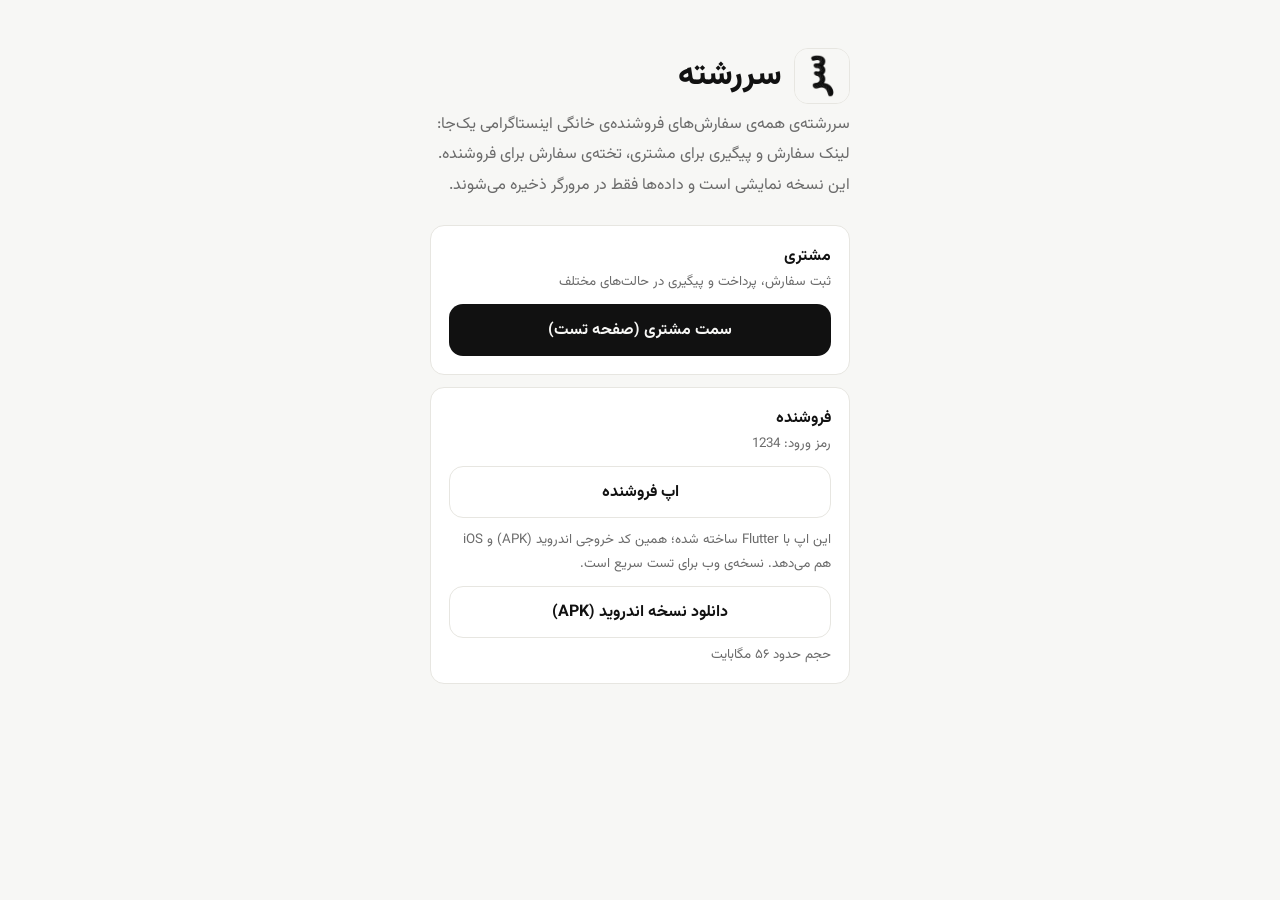
<file: index.html>
<!doctype html><html lang="fa" dir="rtl"><head><meta charset="utf-8"><meta name="viewport" content="width=device-width,initial-scale=1"><title>سررشته</title><link rel="icon" type="image/png" href="client/favicon.png"><link rel="apple-touch-icon" href="client/apple-touch-icon.png">
<style>@font-face{font-family:Vazirmatn;src:url(client/fonts/Vazirmatn-Regular.woff2) format("woff2");font-weight:400}@font-face{font-family:Vazirmatn;src:url(client/fonts/Vazirmatn-Bold.woff2) format("woff2");font-weight:700}@font-face{font-family:Vazirmatn;src:url(client/fonts/Vazirmatn-ExtraBold.woff2) format("woff2");font-weight:800}
:root{--bg:#F7F7F5;--card:#FFF;--line:#E7E6E1;--text:#111;--muted:#6b6b6b}@media(prefers-color-scheme:dark){:root{--bg:#0E0E0E;--card:#1A1A1A;--line:#262626;--text:#F5F5F5;--muted:#8A8A8A}}
*{box-sizing:border-box}body{margin:0;background:var(--bg);color:var(--text);font-family:Vazirmatn,Tahoma,sans-serif}main{max-width:460px;margin:0 auto;padding:48px 20px}
h1{font-size:32px;font-weight:800;margin:0 0 6px}p{color:var(--muted);line-height:1.9;margin:0 0 24px}.card{background:var(--card);border:1px solid var(--line);border-radius:14px;padding:18px;margin-bottom:12px}
a.btn{display:flex;align-items:center;justify-content:center;height:52px;border-radius:14px;text-decoration:none;font-weight:700;font-size:16px;margin-top:10px;background:var(--text);color:var(--bg)}a.ghost{background:transparent;color:var(--text);border:1px solid var(--line)}small{color:var(--muted)}</style></head><body><main>
<div style="display:flex;align-items:center;gap:12px;margin-bottom:6px"><img src="client/icon.png" alt="" style="width:56px;height:56px;border-radius:14px;border:1px solid var(--line)"><h1 style="margin:0">سررشته</h1></div><p>سررشته‌ی همه‌ی سفارش‌های فروشنده‌ی خانگی اینستاگرامی یک‌جا: لینک سفارش و پیگیری برای مشتری، تخته‌ی سفارش برای فروشنده. این نسخه نمایشی است و داده‌ها فقط در مرورگر ذخیره می‌شوند.</p>
<div class="card"><b>مشتری</b><br><small>ثبت سفارش، پرداخت و پیگیری در حالت‌های مختلف</small><a class="btn" href="client/">سمت مشتری (صفحه تست)</a></div>
<div class="card"><b>فروشنده</b><br><small>رمز ورود: <bdi>1234</bdi></small><a class="btn ghost" href="seller/">اپ فروشنده</a><small style="display:block;margin-top:10px;line-height:1.8">این اپ با Flutter ساخته شده؛ همین کد خروجی اندروید (APK) و iOS هم می‌دهد. نسخه‌ی وب برای تست سریع است.</small><a class="btn ghost" href="downloads/sarreshte.apk" download>دانلود نسخه اندروید (APK)</a><small style="display:block;margin-top:6px">حجم حدود ۵۶ مگابایت</small></div>
</main></body></html>
</file>
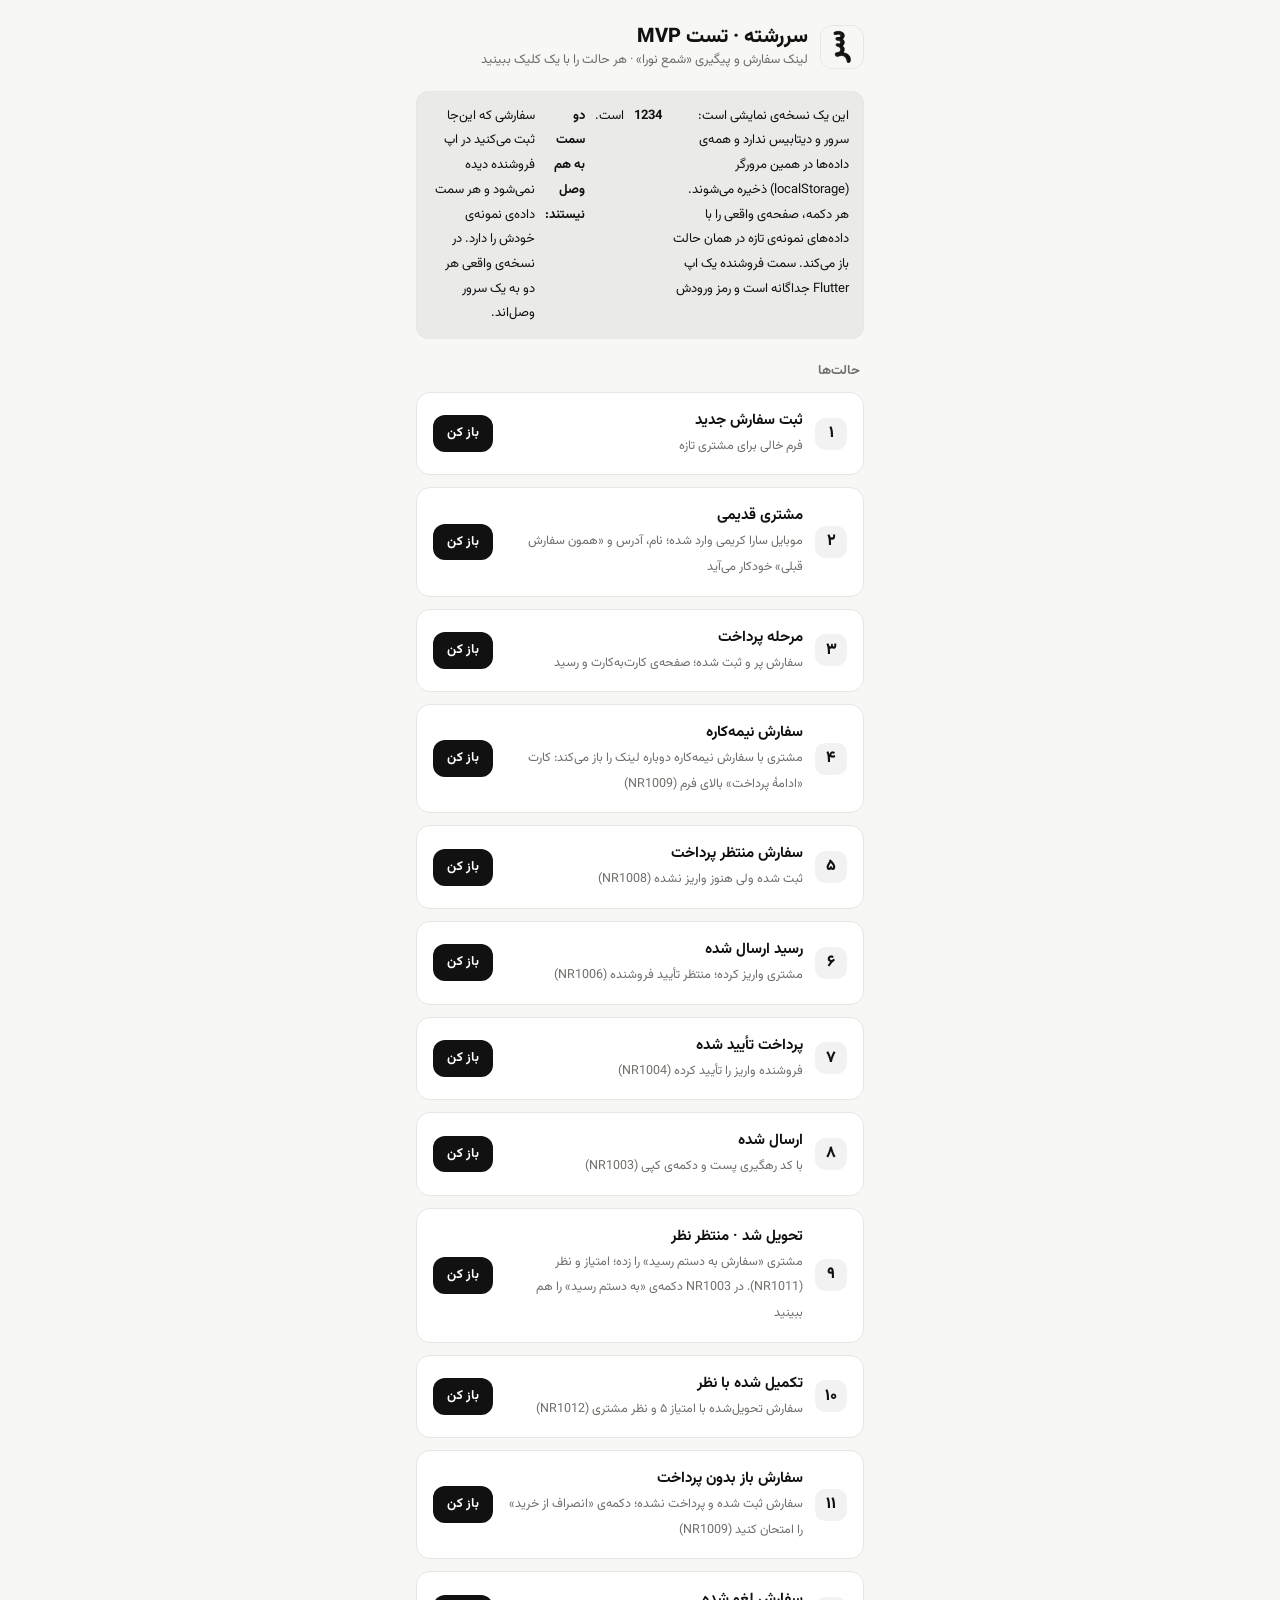
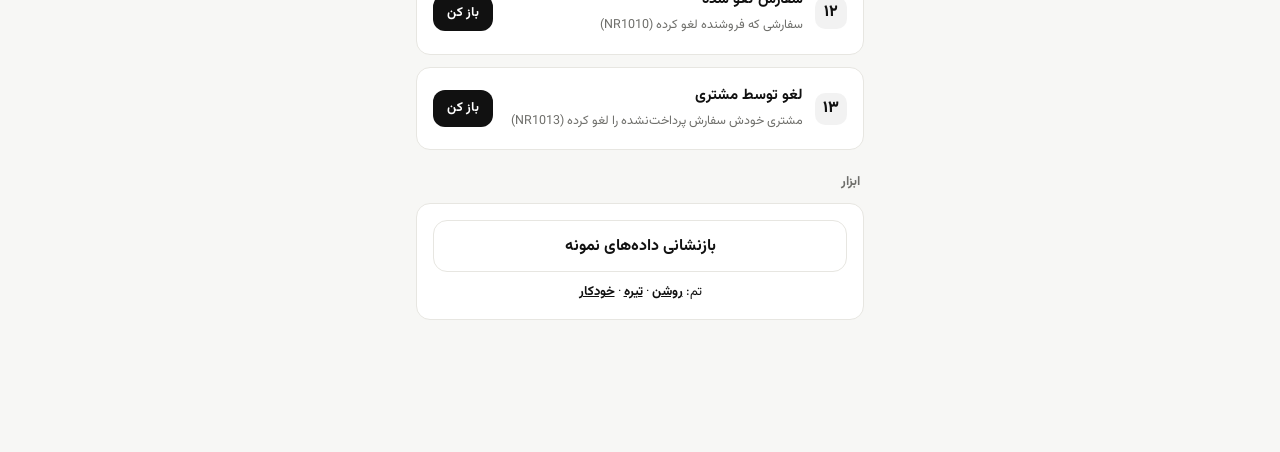
<file: client/index.html>
<!doctype html><html lang="fa" dir="rtl"><head><meta charset="utf-8"><meta name="viewport" content="width=device-width,initial-scale=1"><title>سررشته · تست MVP</title><link rel="icon" type="image/png" href="favicon.png"><link rel="apple-touch-icon" href="apple-touch-icon.png"><link rel="stylesheet" href="style.css"></head><body><main>
<header class="top"><img src="icon.png" alt="" style="width:44px;height:44px;border-radius:12px;border:1px solid var(--line)"><div><h1>سررشته · تست MVP</h1><p class="sub">لینک سفارش و پیگیری «شمع نورا» · هر حالت را با یک کلیک ببینید</p></div></header>
<div class="card note" style="font-size:13px;line-height:1.9">این یک نسخه‌ی نمایشی است: سرور و دیتابیس ندارد و همه‌ی داده‌ها در همین مرورگر (localStorage) ذخیره می‌شوند. هر دکمه، صفحه‌ی واقعی را با داده‌های نمونه‌ی تازه در همان حالت باز می‌کند. سمت فروشنده یک اپ Flutter جداگانه است و رمز ورودش <b><bdi>1234</bdi></b> است.<br><b>دو سمت به هم وصل نیستند:</b> سفارشی که این‌جا ثبت می‌کنید در اپ فروشنده دیده نمی‌شود و هر سمت داده‌ی نمونه‌ی خودش را دارد. در نسخه‌ی واقعی هر دو به یک سرور وصل‌اند.</div>
<div class="sec">حالت‌ها</div>
<div id="list"></div>
<div class="sec">ابزار</div>
<div class="card stack"><button class="ghost" id="reset">بازنشانی داده‌های نمونه</button>
<div class="links" style="text-align:center;font-size:13px">تم: <a href="?theme=light">روشن</a> · <a href="?theme=dark">تیره</a> · <a href="index.html">خودکار</a></div><p id="msg" class="muted" style="text-align:center;margin:0"></p></div>
<script src="seed.js"></script><script src="common.js"></script><script>
const S = [
 ['ثبت سفارش جدید', 'فرم خالی برای مشتری تازه', 'order.html?s=noora'],
 ['مشتری قدیمی', 'موبایل سارا کریمی وارد شده؛ نام، آدرس و «همون سفارش قبلی» خودکار می‌آید', 'order.html?s=noora&mobile=09122222222'],
 ['مرحله پرداخت', 'سفارش پر و ثبت شده؛ صفحه‌ی کارت‌به‌کارت و رسید', 'order.html?s=noora&step=pay'],
 ['سفارش نیمه‌کاره', 'مشتری با سفارش نیمه‌کاره دوباره لینک را باز می‌کند: کارت «ادامهٔ پرداخت» بالای فرم (NR1009)', 'order.html?s=noora&mine=NR1009'],
 ['سفارش منتظر پرداخت', 'ثبت شده ولی هنوز واریز نشده (NR1008)', 'track.html?c=NR1008'],
 ['رسید ارسال شده', 'مشتری واریز کرده؛ منتظر تأیید فروشنده (NR1006)', 'track.html?c=NR1006'],
 ['پرداخت تأیید شده', 'فروشنده واریز را تأیید کرده (NR1004)', 'track.html?c=NR1004'],
 ['ارسال شده', 'با کد رهگیری پست و دکمه‌ی کپی (NR1003)', 'track.html?c=NR1003'],
 ['تحویل شد · منتظر نظر', 'مشتری «سفارش به دستم رسید» را زده؛ امتیاز و نظر (NR1011). در NR1003 دکمه‌ی «به دستم رسید» را هم ببینید', 'track.html?c=NR1011'],
 ['تکمیل شده با نظر', 'سفارش تحویل‌شده با امتیاز ۵ و نظر مشتری (NR1012)', 'track.html?c=NR1012'],
 ['سفارش باز بدون پرداخت', 'سفارش ثبت شده و پرداخت نشده؛ دکمه‌ی «انصراف از خرید» را امتحان کنید (NR1009)', 'order.html?s=noora&pay=NR1009&mine=NR1009'],
 ['سفارش لغو شده', 'سفارشی که فروشنده لغو کرده (NR1010)', 'track.html?c=NR1010'],
 ['لغو توسط مشتری', 'مشتری خودش سفارش پرداخت‌نشده را لغو کرده (NR1013)', 'track.html?c=NR1013'],
];
const th = _t ? '&theme=' + _t : '';
$('#list').innerHTML = S.map(([t, d, u], i) => `<div class="card scn"><div class="n">${fa(i + 1)}</div><div class="b"><b>${t}</b><small>${d}</small></div><a class="go" href="${u}&reset=1${th}">باز کن</a></div>`).join('');
$('#reset').onclick = () => { localStorage.removeItem(KEY); db(); $('#msg').textContent = 'داده‌های نمونه بازنشانی شد ✓'; };
</script></main></body></html>
</file>
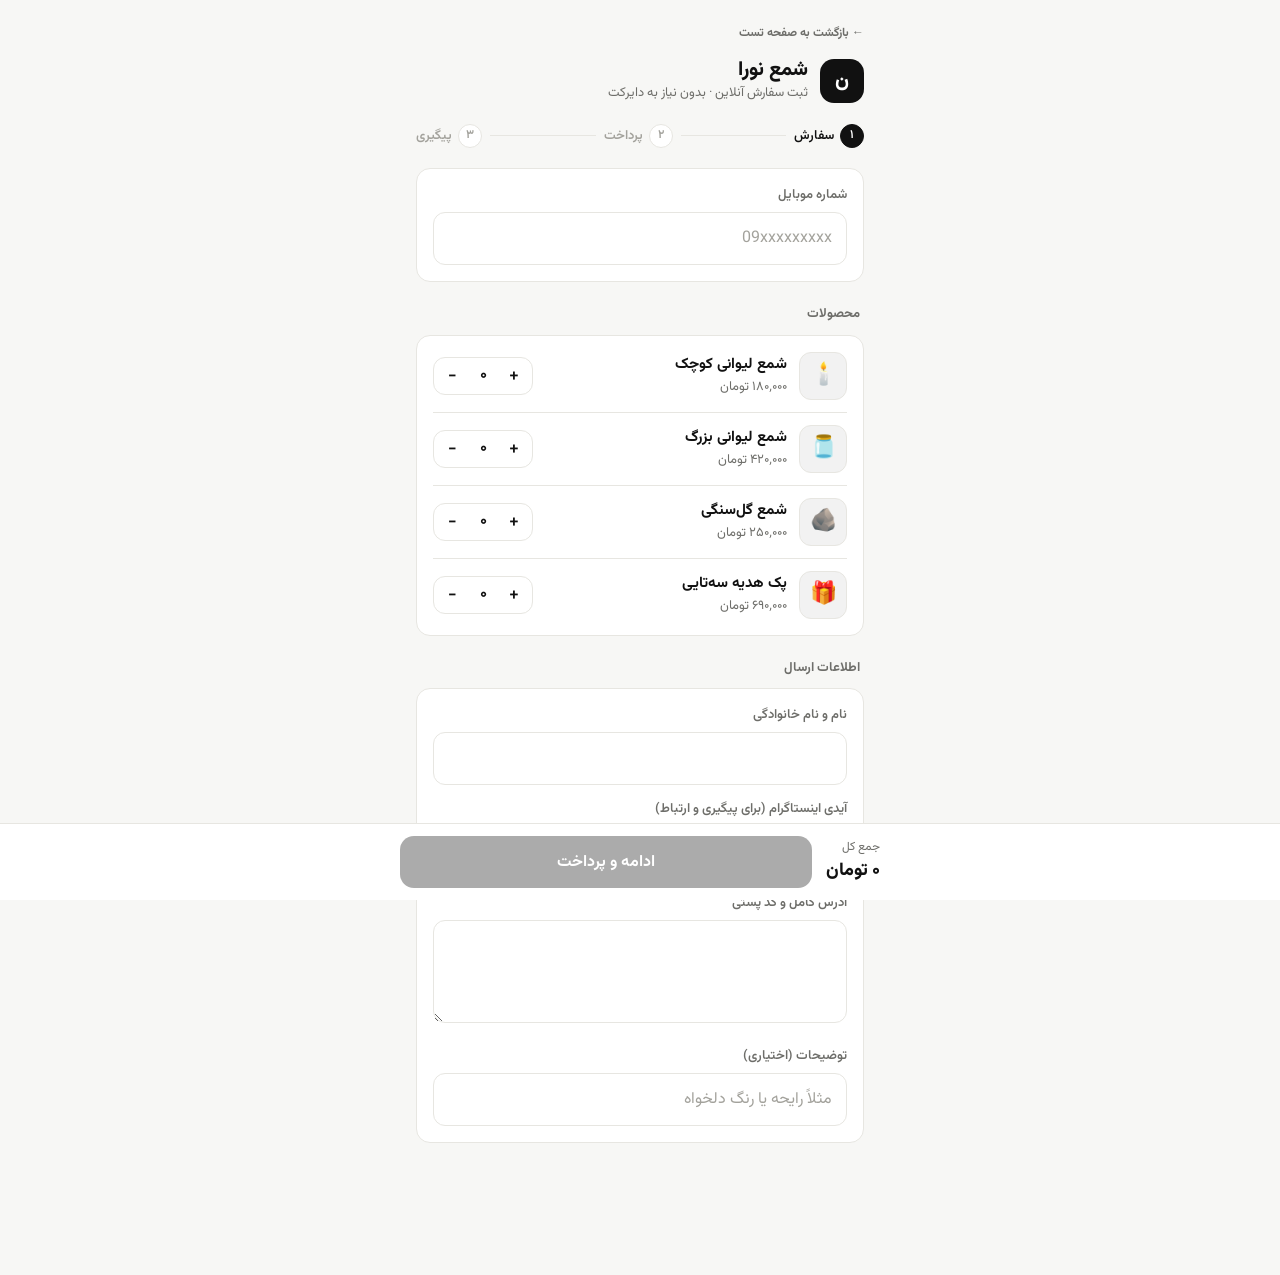
<file: client/order.html>
<!doctype html><html lang="fa" dir="rtl"><head><meta charset="utf-8"><meta name="viewport" content="width=device-width,initial-scale=1"><title>ثبت سفارش · سررشته</title><link rel="icon" type="image/png" href="favicon.png"><link rel="apple-touch-icon" href="apple-touch-icon.png"><link rel="stylesheet" href="style.css"></head><body><main>
<header class="top"><div class="logo">ن</div><div><h1 id="shop">…</h1><p class="sub">ثبت سفارش آنلاین · بدون نیاز به دایرکت</p></div></header>
<div class="stepper"><div class="st on" id="s1"><i>۱</i>سفارش</div><div class="bar"></div><div class="st" id="s2"><i>۲</i>پرداخت</div><div class="bar"></div><div class="st" id="s3"><i>۳</i>پیگیری</div></div>
<div id="resume"></div>
<section id="step1">
 <div class="card"><label for="mobile">شماره موبایل</label><input id="mobile" inputmode="tel" placeholder="09xxxxxxxxx" dir="ltr" style="text-align:right">
  <div id="welcome" class="note pos" style="display:none;margin-top:12px"></div></div>
 <div class="sec">محصولات</div>
 <div class="card" id="products" style="padding:4px 16px"></div>
 <div class="sec">اطلاعات ارسال</div>
 <div class="card"><label for="name">نام و نام خانوادگی</label><input id="name"><label for="ig">آیدی اینستاگرام (برای پیگیری و ارتباط)</label><input id="ig" placeholder="@your.id" dir="ltr" style="text-align:right" autocapitalize="off"><label for="address">آدرس کامل و کد پستی</label><textarea id="address" rows="3"></textarea><label for="note">توضیحات (اختیاری)</label><input id="note" placeholder="مثلاً رایحه یا رنگ دلخواه"></div>
 <p id="err1" class="err"></p>
 <div class="bar-bottom"><div class="in"><div class="tot"><small>جمع کل</small><b id="total">۰ تومان</b></div><button id="submit">ادامه و پرداخت</button></div></div>
</section>
<section id="step2" style="display:none">
 <div class="card"><div class="muted">سفارشت ثبت شد ✓ کد پیگیری: <b id="code0"></b> · وضعیت: منتظر واریز</div><div class="muted" style="font-size:12px;margin-top:4px">این لینک را نگه دار؛ هر وقت خواستی پرداخت را از همین‌جا ادامه بده یا وضعیت را ببین.</div>
  <div class="row" style="padding:8px 0 0;gap:8px"><span class="track-code" id="tlink" style="font-size:12px;direction:ltr;overflow:hidden;text-overflow:ellipsis;white-space:nowrap;flex:1"></span><button class="copy" id="cpl">کپی لینک</button></div></div>
 <div class="card"><div class="muted">مبلغ قابل پرداخت · سفارش <b id="code"></b></div><div class="amount" id="amt"></div>
  <div class="bankcard"><div class="row2"><small>کارت به کارت به</small><button class="copy" id="cp">کپی شماره</button></div><div class="no" id="cardno"></div><small id="owner"></small></div></div>
 <div class="card"><label for="ref">شماره پیگیری واریز یا ۴ رقم آخر کارت</label><input id="ref" inputmode="numeric">
  <label>عکس رسید (اختیاری)</label><label class="file"><input type="file" id="receipt" accept="image/*"><span>📎</span><span id="fname">انتخاب عکس رسید</span></label>
  <p id="err2" class="err"></p><div style="margin-top:16px"><button id="paid">واریز کردم</button></div>
  <button class="cancel-link" id="cancel">انصراف از خرید</button></div>
</section>
<section id="step3" style="display:none"><div class="card" style="text-align:center"><div style="font-size:34px">✕</div><div style="font-weight:800;font-size:18px;margin:6px 0">سفارش <span id="code3"></span> لغو شد</div><div class="muted" style="margin-bottom:14px">پرداختی انجام نشده بود و چیزی از حسابت کم نشده. هر وقت خواستی، می‌تونی دوباره سفارش بدی.</div><button class="ghost" id="again">ثبت سفارش جدید</button></div></section>
<script src="seed.js"></script><script src="common.js"></script><script>
const slug = (new URLSearchParams(location.search).get("s") || "noora"); let shop, qty = {}, order, last = [];
const icons = ['🕯️', '🫙', '🪨', '🎁'];
function render() {
  $('#products').innerHTML = shop.products.map((p, i) => `<div class="prod ${qty[p.id] ? 'sel' : ''}"><div class="thumb">${icons[i % 4]}</div><div class="info"><div class="name">${p.name}</div><div class="price">${toman(p.price)}</div></div><div class="qty"><button onclick="chg(${p.id},1)" aria-label="بیشتر">+</button><span>${fa(qty[p.id] || 0)}</span><button onclick="chg(${p.id},-1)" aria-label="کمتر">−</button></div></div>`).join('');
  const t = shop.products.reduce((s, p) => s + p.price * (qty[p.id] || 0), 0);
  $('#total').textContent = toman(t); $('#submit').disabled = !t;
}
function chg(id, d) { qty[id] = Math.max(0, (qty[id] || 0) + d); render(); }
function repeat() { qty = {}; last.forEach(i => qty[i.productId] = i.qty); render(); }
api('/api/public/' + slug).then(s => { shop = s; $('#shop').textContent = s.name; document.title = 'سفارش از ' + s.name; render(); boot(); }).catch(e => $('#shop').textContent = e.message);
$('#mobile').addEventListener('input', async e => {
  const m = e.target.value.replace(/[۰-۹]/g, d => '۰۱۲۳۴۵۶۷۸۹'.indexOf(d)); if (m.replace(/\D/g, '').length < 11) return;
  checkOpen(m); const r = await api(`/api/public/${slug}/lookup?mobile=${m}`); if (!r.found) return;
  $('#name').value = r.name; $('#address').value = r.address; if (r.instagram) $('#ig').value = '@' + r.instagram; last = r.lastItems;
  $('#welcome').style.display = 'block';
  $('#welcome').innerHTML = `<div>خوش برگشتی <b>${r.name}</b>! آدرست پر شد.</div>` + (last.length ? `<button class="ghost" onclick="repeat()">↻ همون سفارش قبلی: ${last.map(i => fa(i.qty) + ' ' + i.name).join('، ')}</button>` : '');
});
$('#submit').onclick = async () => { $('#err1').textContent = '';
  try { order = await api(`/api/public/${slug}/orders`, { method: 'POST', body: { mobile: $('#mobile').value, name: $('#name').value, address: $('#address').value, instagram: $('#ig').value, note: $('#note').value, items: Object.entries(qty).map(([productId, q]) => ({ productId, qty: q })) } });
    addMine(order.code); showPay();
  } catch (e) { $('#err1').textContent = e.message; } };
function showPay() { $('#resume').innerHTML = ''; $('#step1').style.display = 'none'; $('#step2').style.display = 'block'; $('#s1').className = 'st done'; $('#s1 i').textContent = '✓'; $('#s2').className = 'st on'; scrollTo(0, 0);
  $('#code').textContent = order.code; $('#code0').textContent = order.code; $('#tlink').textContent = trackUrl(order.code); $('#cpl').onclick = e => copyText(trackUrl(order.code), e.target);
  $('#amt').textContent = toman(order.total); $('#cardno').textContent = shop.card; $('#owner').textContent = 'به نام ' + shop.cardOwner; }
async function resumePay(c) { order = await api('/api/public/orders/' + c); if (/cancelled/.test(order.status)) return showCancelled(); if (order.status !== 'pending_payment') { location.href = 'track.html?c=' + c + (_t ? '&theme=' + _t : ''); return; } showPay(); }
async function checkOpen(mobile) {
  const l = await api(`/api/public/${slug}/open?codes=${myOrders().join(',')}&mobile=${mobile || ''}`); if (!l.length) return;
  const th = _t ? '&theme=' + _t : '';
  $('#resume').innerHTML = l.slice(0, 2).map(o => o.status === 'pending_payment'
    ? `<div class="card" style="border-color:var(--text)"><div style="font-weight:800">یه سفارش منتظر پرداخت داری (کد ${o.code})</div><div class="muted" style="margin:4px 0 12px">${o.items.map(i => fa(i.qty) + ' ' + i.name).join('، ')} · ${toman(o.total)}</div>
       <div class="stack" style="display:grid;gap:8px"><button onclick="resumePay('${o.code}')">ادامهٔ پرداخت</button><button class="ghost" onclick="$('#resume').innerHTML='';$('#mobile').focus()">ثبت سفارش جدید</button></div></div>`
    : `<div class="card"><div style="font-weight:800">رسید سفارش ${o.code} ارسال شده؛ منتظر تأیید فروشنده</div><div class="muted" style="margin:4px 0 12px">${toman(o.total)}</div>
       <div style="display:grid;gap:8px"><a href="track.html?c=${o.code}${th}" style="text-decoration:none"><button>پیگیری سفارش</button></a><button class="ghost" onclick="$('#resume').innerHTML=''">ثبت سفارش جدید</button></div></div>`).join(''); }
// Demo params: ?mobile=09.. prefills + looks up; ?step=pay auto-fills a sample order and jumps to payment
async function boot() { const q = new URLSearchParams(location.search), m = q.get('mobile'), st = q.get('step');
  if (q.get('pay')) { await resumePay(q.get('pay')).catch(e => $('#err1').textContent = e.message); return; }
  checkOpen(m);
  if (st === 'pay') { $('#mobile').value = m || '09122222222'; $('#mobile').dispatchEvent(new Event('input')); await new Promise(r => setTimeout(r, 50));
    if (!$('#name').value) { $('#name').value = 'مشتری نمونه'; $('#address').value = 'تهران، خیابان نمونه، پلاک ۱'; }
    if (last.length) repeat(); else { qty = { [shop.products[0].id]: 1 }; render(); } $('#submit').click(); return; }
  if (m) { $('#mobile').value = m; $('#mobile').dispatchEvent(new Event('input')); } }
$('#cp').onclick = () => { navigator.clipboard?.writeText(shop.card.replace(/-/g, '')); $('#cp').textContent = 'کپی شد'; };
$('#receipt').onchange = e => $('#fname').textContent = e.target.files[0]?.name || 'انتخاب عکس رسید';
const file64 = f => new Promise(r => { if (!f) return r(null); const fr = new FileReader(); fr.onload = () => r(fr.result); fr.readAsDataURL(f); });
async function pay(method) { $('#err2').textContent = '';
  try { await api(`/api/public/orders/${order.code}/pay`, { method: 'POST', body: { method, ref: $('#ref').value, receipt: await file64($('#receipt').files[0]) } }); location.href = 'track.html?c=' + order.code + (_t ? '&theme=' + _t : ''); } catch (e) { $('#err2').textContent = e.message; } }
function showCancelled() { $('#resume').innerHTML = ''; $('#step1').style.display = 'none'; $('#step2').style.display = 'none'; $('#step3').style.display = 'block'; $('#code3').textContent = order.code; scrollTo(0, 0); }
$('#cancel').onclick = () => confirmCancel(async () => { try { await cancelOrder(order.code); showCancelled(); } catch (e) { $('#err2').textContent = e.message; } });
$('#again').onclick = () => { location.href = 'order.html?s=' + slug + (_t ? '&theme=' + _t : ''); };
$('#paid').onclick = () => pay('card');
</script></main></body></html>
</file>
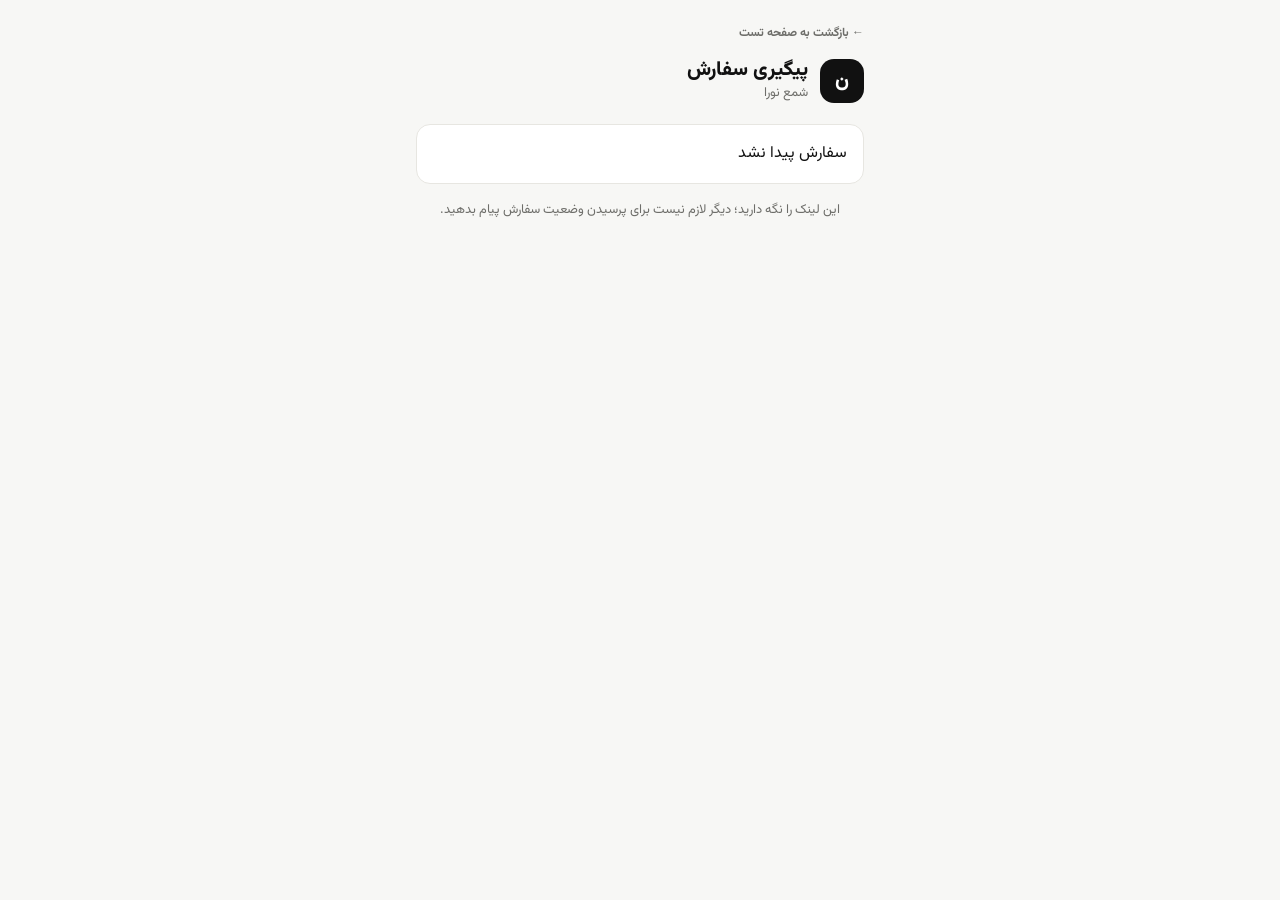
<file: client/track.html>
<!doctype html><html lang="fa" dir="rtl"><head><meta charset="utf-8"><meta name="viewport" content="width=device-width,initial-scale=1"><title>پیگیری سفارش · سررشته</title><link rel="icon" type="image/png" href="favicon.png"><link rel="apple-touch-icon" href="apple-touch-icon.png"><link rel="stylesheet" href="style.css"></head><body><main>
<header class="top"><div class="logo">ن</div><div><h1>پیگیری سفارش</h1><p class="sub">شمع نورا</p></div></header>
<div id="box"><div class="card">در حال بارگذاری…</div></div>
<p class="muted" style="text-align:center;margin-top:16px">این لینک را نگه دارید؛ دیگر لازم نیست برای پرسیدن وضعیت سفارش پیام بدهید.</p>
<script src="seed.js"></script><script src="common.js"></script><script>
const code = new URLSearchParams(location.search).get("c");
const label = { pending_payment: 'منتظر پرداخت', awaiting_confirm: 'منتظر تأیید واریز', paid: 'پرداخت تأیید شد', shipped: 'ارسال شد', delivered: 'تحویل شد · تکمیل شده', cancelled: 'لغو شد', cancelled_by_customer: 'لغو توسط مشتری' };
function load() { api('/api/public/orders/' + code).then(o => {
  const lvl = { pending_payment: 1, awaiting_confirm: 1, paid: 2, shipped: 3, delivered: 4 }[o.status] || 0;
  const at = s => (o.history.find(h => h.status === s) || {}).at;
  const steps = [
    ['ثبت سفارش', faDate(o.createdAt), lvl >= 1],
    [o.status === 'pending_payment' ? 'منتظر پرداخت' : o.status === 'awaiting_confirm' ? 'رسید رسید؛ منتظر تأیید فروشنده' : 'پرداخت تأیید شد', o.payment ? faDate(o.payment.at) : 'هنوز پرداخت نشده', lvl >= 2],
    ['ارسال با پست', o.postalCode ? 'کد رهگیری ثبت شد' : (o.status === 'paid' ? 'در حال آماده‌سازی؛ بعد از ارسال، کد رهگیری مرسوله اینجا نمایش داده می‌شود' : 'بعد از تأیید پرداخت'), lvl >= 3],
    ['تحویل به مشتری', at('delivered') ? faDate(at('delivered')) : (o.status === 'shipped' ? 'وقتی بسته به دستت رسید، دکمه‌ی پایین را بزن' : 'بعد از ارسال'), lvl >= 4]];
  const cur = steps.findIndex(s => !s[2]);
  const pc = ['shipped', 'paid', 'delivered'].includes(o.status) ? 'pos' : /cancelled/.test(o.status) ? 'neg' : '';
  $('#box').innerHTML = `
   <div class="card"><div class="row" style="padding:0"><div><div class="muted">سفارش ${o.code}</div><div style="font-weight:800;font-size:18px">${o.name}</div></div><span class="pill ${pc}">${label[o.status]}</span></div></div>
   ${o.status === 'cancelled_by_customer' ? '<div class="note" style="color:var(--neg);margin-bottom:12px">این سفارش را خودت لغو کردی؛ پرداختی انجام نشده بود.</div>' : o.status === 'cancelled' ? '<div class="note" style="color:var(--neg);margin-bottom:12px">این سفارش لغو شده است.</div>' : `
   <div class="card"><ul class="tl">${steps.map(([t, d, done], i) => `<li class="${done ? 'done' : i === cur ? 'cur' : ''}"><span class="dot">${done ? '✓' : fa(i + 1)}</span><div class="t">${t}</div><div class="d">${d}</div></li>`).join('')}</ul></div>`}
   ${o.postalCode ? `<div class="card"><div class="muted">کد رهگیری پست</div><div class="row" style="padding:4px 0 0"><span class="track-code">${o.postalCode}</span><button class="copy" onclick="copyText('${o.postalCode}',this)">کپی کد</button><a href="https://tracking.post.ir/?id=${o.postalCode}" target="_blank">پیگیری در سایت پست ←</a></div></div>` : ''}
   ${o.status === 'pending_payment' ? `<div class="card"><div class="muted" style="margin-bottom:10px">هنوز واریزی برای این سفارش ثبت نشده (${toman(o.total)}).</div><a href="order.html?s=${o.seller}&pay=${o.code}${_t ? '&theme=' + _t : ''}" style="text-decoration:none"><button>پرداخت و ارسال رسید</button></a>${o.payment ? '' : '<button class="cancel-link" style="width:100%" onclick="askCancel()">انصراف از خرید</button>'}</div>` : ''}
   ${o.status === 'shipped' ? `<div class="card"><button id="got" onclick="gotIt()">سفارش به دستم رسید ✓</button></div>` : ''}
   ${o.status === 'delivered' ? reviewBox(o) : ''}
   <div class="card"><div class="muted">لینک پیگیری این سفارش</div><div class="row" style="padding:6px 0 0;gap:8px"><span class="track-code" style="font-size:12px;direction:ltr;overflow:hidden;text-overflow:ellipsis;white-space:nowrap;flex:1">${location.href}</span><button class="copy" onclick="copyText(location.href,this)">کپی لینک</button></div></div>
   <div class="sec">جزئیات سفارش</div>
   <div class="card" style="padding:10px 16px">${o.items.map(i => `<div class="row"><span>${fa(i.qty)} × ${i.name}</span><span>${toman(i.price * i.qty)}</span></div>`).join('')}
    <hr><div class="row"><b>جمع</b><b>${toman(o.total)}</b></div>${o.instagram ? `<div class="row"><span class="k">اینستاگرام</span><span dir="ltr">@${o.instagram}</span></div>` : ''}<div class="row"><span class="k">ارسال به</span><span style="text-align:left">${o.address}</span></div></div>`;
}).catch(e => $('#box').innerHTML = `<div class="card">${e.message}</div>`); }
let rating = 0;
const shopIg = () => (db().sellers[0] || {}).instagram || 'noora.candle';
function igBtn() { return `<a class="btn-link" href="https://instagram.com/${shopIg()}" target="_blank" rel="noopener"><button>نظرت رو توی اینستاگرام هم بنویس</button></a>`; }
function reviewBox(o) {
  const r = o.review;
  if (r) return `<div class="card"><div class="muted">نظر شما</div><div style="font-size:22px;color:#E0A43A;margin:6px 0">${'★'.repeat(r.rating)}<span style="color:var(--line)">${'★'.repeat(5 - r.rating)}</span></div>${r.comment ? `<p style="margin:0 0 10px">${r.comment}</p>` : ''}
    ${r.rating >= 4 ? `<div class="note pos" style="margin-bottom:10px">ممنون از نظر خوبت! 🌸 اگه دوست داری توی اینستاگرام فروشگاه هم بنویس.</div>${igBtn()}` : `<div class="note">ممنون که گفتی. نظرت فقط به‌صورت خصوصی برای فروشنده فرستاده شد و جایی منتشر نمی‌شود؛ فروشنده برای پیگیری با شما تماس می‌گیرد.</div>`}</div>`;
  return `<div class="card"><div style="font-weight:800;margin-bottom:6px">سفارشت چطور بود؟</div><div class="muted">به سفارش امتیاز بده</div>
    <div id="stars" style="font-size:34px;letter-spacing:6px;cursor:pointer;margin:8px 0;direction:ltr;text-align:center">${[1,2,3,4,5].map(n => `<span data-n="${n}" onclick="setR(${n})" style="color:var(--line)">★</span>`).join('')}</div>
    <label for="cm">نظرت (اختیاری)</label><textarea id="cm" rows="3" placeholder="مثلاً درباره‌ی رایحه، بسته‌بندی یا ارسال"></textarea><p id="rerr" class="err"></p><button onclick="sendReview()">ثبت نظر</button></div>`;
}
function setR(n) { rating = n; document.querySelectorAll('#stars span').forEach(s => s.style.color = +s.dataset.n <= n ? '#E0A43A' : 'var(--line)'); }
async function gotIt() { await api(`/api/public/orders/${code}/delivered`, { method: 'POST' }); load(); }
async function sendReview() { try { await api(`/api/public/orders/${code}/review`, { method: 'POST', body: { rating, comment: $('#cm').value } }); load(); } catch (e) { $('#rerr').textContent = e.message; } }
function askCancel() { confirmCancel(async () => { try { await cancelOrder(code); load(); } catch (e) { alert(e.message); } }); }
load();
</script></main></body></html>
</file>
<file: client/style.css>
@font-face{font-family:Vazirmatn;src:url(fonts/Vazirmatn-Regular.woff2) format('woff2');font-weight:400}
@font-face{font-family:Vazirmatn;src:url(fonts/Vazirmatn-Medium.woff2) format('woff2');font-weight:500}
@font-face{font-family:Vazirmatn;src:url(fonts/Vazirmatn-SemiBold.woff2) format('woff2');font-weight:600}
@font-face{font-family:Vazirmatn;src:url(fonts/Vazirmatn-Bold.woff2) format('woff2');font-weight:700}
@font-face{font-family:Vazirmatn;src:url(fonts/Vazirmatn-ExtraBold.woff2) format('woff2');font-weight:800}
/* Theme tokens from Kaka (kaka_colors.dart) */
:root{--bg:#F7F7F5;--card:#FFF;--line:#E7E6E1;--text:#111111;--muted:#6E6E6A;--faint:#A3A29C;--accent:#111111;--on-accent:#FFF;--soft:rgba(0,0,0,.05);--pos:#2F8A5E;--neg:#C24E47;--hero:#111111;--on-hero:#FFF;color-scheme:light}
@media (prefers-color-scheme:dark){:root:not([data-theme=light]){--bg:#0E0E0E;--card:#1A1A1A;--line:#262626;--text:#F5F5F5;--muted:#8A8A8A;--faint:#5C5C5C;--accent:#F5F5F5;--on-accent:#0E0E0E;--soft:rgba(255,255,255,.05);--pos:#6FBF94;--neg:#E07A72;--hero:#242424;--on-hero:#F5F5F5;color-scheme:dark}}
:root[data-theme=dark]{--bg:#0E0E0E;--card:#1A1A1A;--line:#262626;--text:#F5F5F5;--muted:#8A8A8A;--faint:#5C5C5C;--accent:#F5F5F5;--on-accent:#0E0E0E;--soft:rgba(255,255,255,.05);--pos:#6FBF94;--neg:#E07A72;--hero:#242424;--on-hero:#F5F5F5;color-scheme:dark}
*{box-sizing:border-box;font-family:Vazirmatn,Tahoma,sans-serif}
body{margin:0;background:var(--bg);color:var(--text);direction:rtl;-webkit-font-smoothing:antialiased;line-height:1.6}
main{max-width:480px;margin:auto;padding:20px 16px 120px}
header.top{display:flex;align-items:center;gap:12px;margin:4px 0 20px}
.logo{width:44px;height:44px;border-radius:14px;background:var(--accent);color:var(--on-accent);display:grid;place-items:center;font-size:20px;font-weight:800;flex:none}
h1{font-size:20px;font-weight:800;margin:0;line-height:1.3}
.sub{color:var(--muted);font-size:13px;margin:0}
.card{background:var(--card);border:1px solid var(--line);border-radius:14px;padding:16px;margin:0 0 12px}
.sec{font-size:13px;font-weight:700;color:var(--muted);margin:22px 4px 10px}
label{display:block;font-size:13px;font-weight:600;color:var(--muted);margin:14px 0 6px}label:first-child{margin-top:0}
input,textarea{width:100%;padding:13px 14px;background:var(--card);color:var(--text);border:1px solid var(--line);border-radius:12px;font-size:16px;outline:none;transition:border-color .15s}
input:focus,textarea:focus{border-color:var(--accent);box-shadow:0 0 0 .4px var(--accent)}
input::placeholder,textarea::placeholder{color:var(--faint)}
button{width:100%;height:52px;border:0;border-radius:14px;background:var(--accent);color:var(--on-accent);font-size:16px;font-weight:700;cursor:pointer;transition:opacity .15s}
button:hover{opacity:.88}button:disabled{opacity:.35;cursor:default}
button.ghost{background:transparent;color:var(--text);border:1px solid var(--line)}
.stack>*+*{margin-top:10px}
/* stepper */
.stepper{display:flex;align-items:center;gap:8px;margin:0 0 20px}
.stepper .st{display:flex;align-items:center;gap:6px;font-size:13px;font-weight:600;color:var(--faint);white-space:nowrap}
.stepper .st i{width:24px;height:24px;border-radius:50%;border:1px solid var(--line);display:grid;place-items:center;font-style:normal;font-size:12px;background:var(--card)}
.stepper .st.on{color:var(--text)}.stepper .st.on i{background:var(--accent);color:var(--on-accent);border-color:var(--accent)}
.stepper .st.done{color:var(--muted)}.stepper .st.done i{background:var(--soft);color:var(--text)}
.stepper .bar{flex:1;height:1px;background:var(--line)}
/* products */
.prod{display:flex;align-items:center;gap:12px;padding:12px 0}.prod+.prod{border-top:1px solid var(--line)}
.thumb{width:48px;height:48px;border-radius:12px;background:var(--soft);border:1px solid var(--line);display:grid;place-items:center;font-size:22px;flex:none}
.prod .info{flex:1;min-width:0}.prod .name{font-weight:700;font-size:15px}.prod .price{color:var(--muted);font-size:13px}
.qty{display:flex;align-items:center;border:1px solid var(--line);border-radius:12px;overflow:hidden;flex:none}
.qty button{width:36px;height:36px;border-radius:0;background:transparent;color:var(--text);font-size:18px;font-weight:600}
.qty span{min-width:26px;text-align:center;font-weight:700}
.prod.sel .qty{border-color:var(--accent)}
/* notices */
.note{display:flex;gap:10px;align-items:flex-start;padding:12px 14px;border-radius:12px;background:var(--soft);border:1px solid var(--line);font-size:14px}
.note.pos{color:var(--pos);background:color-mix(in srgb,var(--pos) 9%,transparent);border-color:color-mix(in srgb,var(--pos) 25%,transparent)}
.note button{height:40px;margin-top:10px;font-size:14px}
.err{color:var(--neg);font-size:14px;margin:8px 0 0;min-height:0}.err:empty{display:none}
.muted{color:var(--muted);font-size:13px}
/* sticky total bar */
.bar-bottom{position:fixed;inset:auto 0 0 0;background:var(--card);border-top:1px solid var(--line);padding:12px 16px calc(12px + env(safe-area-inset-bottom))}
.bar-bottom .in{max-width:480px;margin:auto;display:flex;align-items:center;gap:14px}
.bar-bottom .tot{flex:none}.bar-bottom .tot small{display:block;color:var(--muted);font-size:12px}.bar-bottom .tot b{font-size:18px;font-weight:800}
.bar-bottom button{flex:1}
/* payment */
.amount{font-size:30px;font-weight:800;line-height:1.3}
.bankcard{border-radius:14px;background:var(--hero);color:var(--on-hero);border:1px solid var(--line);padding:18px;margin:14px 0 4px}
.bankcard .no{direction:ltr;text-align:center;font-size:22px;font-weight:700;letter-spacing:2px;margin:10px 0}
.bankcard small{opacity:.65;font-size:12px}.bankcard .row2{display:flex;justify-content:space-between;align-items:center}
.copy{background:transparent;border:1px solid currentColor;color:inherit;height:30px;width:auto;padding:0 12px;font-size:12px;border-radius:10px;opacity:.8}
.file{display:flex;align-items:center;gap:10px;border:1px dashed var(--line);border-radius:12px;padding:12px 14px;color:var(--muted);cursor:pointer;font-size:14px}
.file input{display:none}
.or{display:flex;align-items:center;gap:10px;color:var(--faint);font-size:12px;margin:14px 0}.or:before,.or:after{content:'';flex:1;height:1px;background:var(--line)}
.badge{display:inline-block;border:1px solid var(--line);color:var(--muted);padding:0 8px;border-radius:20px;font-size:11px;font-weight:600;margin-inline-start:6px;vertical-align:middle}
/* pill + rows */
.pill{display:inline-flex;align-items:center;gap:6px;padding:3px 10px;border-radius:20px;font-size:12px;font-weight:700;color:var(--muted);background:var(--soft);border:1px solid var(--line)}
.pill:before{content:'';width:6px;height:6px;border-radius:50%;background:currentColor}
.pill.pos{color:var(--pos);background:color-mix(in srgb,var(--pos) 10%,transparent);border-color:color-mix(in srgb,var(--pos) 25%,transparent)}
.pill.neg{color:var(--neg);background:color-mix(in srgb,var(--neg) 10%,transparent);border-color:color-mix(in srgb,var(--neg) 25%,transparent)}
.row{display:flex;justify-content:space-between;align-items:center;gap:10px;padding:7px 0;font-size:14px}.row .k{color:var(--muted)}
hr{border:0;border-top:1px solid var(--line);margin:8px 0}
/* timeline */
.tl{list-style:none;padding:0;margin:0}
.tl li{position:relative;padding:0 34px 22px 0}.tl li:last-child{padding-bottom:0}
.tl li:before{content:'';position:absolute;right:11px;top:24px;bottom:0;width:1px;background:var(--line)}.tl li:last-child:before{display:none}
.tl li.done:before{background:var(--pos)}
.tl .dot{position:absolute;right:0;top:0;width:23px;height:23px;border-radius:50%;border:1px solid var(--line);background:var(--card);display:grid;place-items:center;font-size:12px;color:var(--faint)}
.tl li.done .dot{background:var(--pos);border-color:var(--pos);color:#fff}
.tl li.cur .dot{border:1.5px solid var(--text);color:var(--text)}
.tl .t{font-weight:700;font-size:15px}.tl li:not(.done):not(.cur) .t{color:var(--faint)}
.tl .d{color:var(--muted);font-size:13px}
.track-code{direction:ltr;font-weight:800;font-size:18px;letter-spacing:1px}
a{color:var(--text);font-weight:700}

.back-hub{display:inline-block;font-size:12px;color:var(--muted);text-decoration:none;margin:0 0 10px}.back-hub:hover{color:var(--text)}
.scn{display:flex;gap:12px;align-items:center}.scn .n{width:32px;height:32px;border-radius:10px;background:var(--soft);display:grid;place-items:center;font-weight:800;flex:none}
.scn .b{flex:1;min-width:0}.scn .b b{display:block;font-size:15px}.scn .b small{color:var(--muted);font-size:12.5px}
.scn a.go{flex:none;background:var(--accent);color:var(--on-accent);text-decoration:none;border-radius:12px;padding:8px 14px;font-weight:700;font-size:13px}
.links a{color:var(--text)}

button.cancel-link{background:transparent;color:var(--muted,#888);border:0;font-size:13px;font-weight:500;margin-top:10px;padding:8px;text-decoration:underline;text-underline-offset:4px}
button.danger{background:var(--neg);color:#fff;border-color:var(--neg)}
.modal-bg{position:fixed;inset:0;background:rgba(0,0,0,.45);display:flex;align-items:flex-end;justify-content:center;z-index:50;padding:16px}
.modal{background:var(--card,#fff);color:var(--text);border-radius:20px;padding:20px;width:100%;max-width:440px;margin-bottom:8px;box-shadow:0 10px 30px rgba(0,0,0,.2)}
</file>
